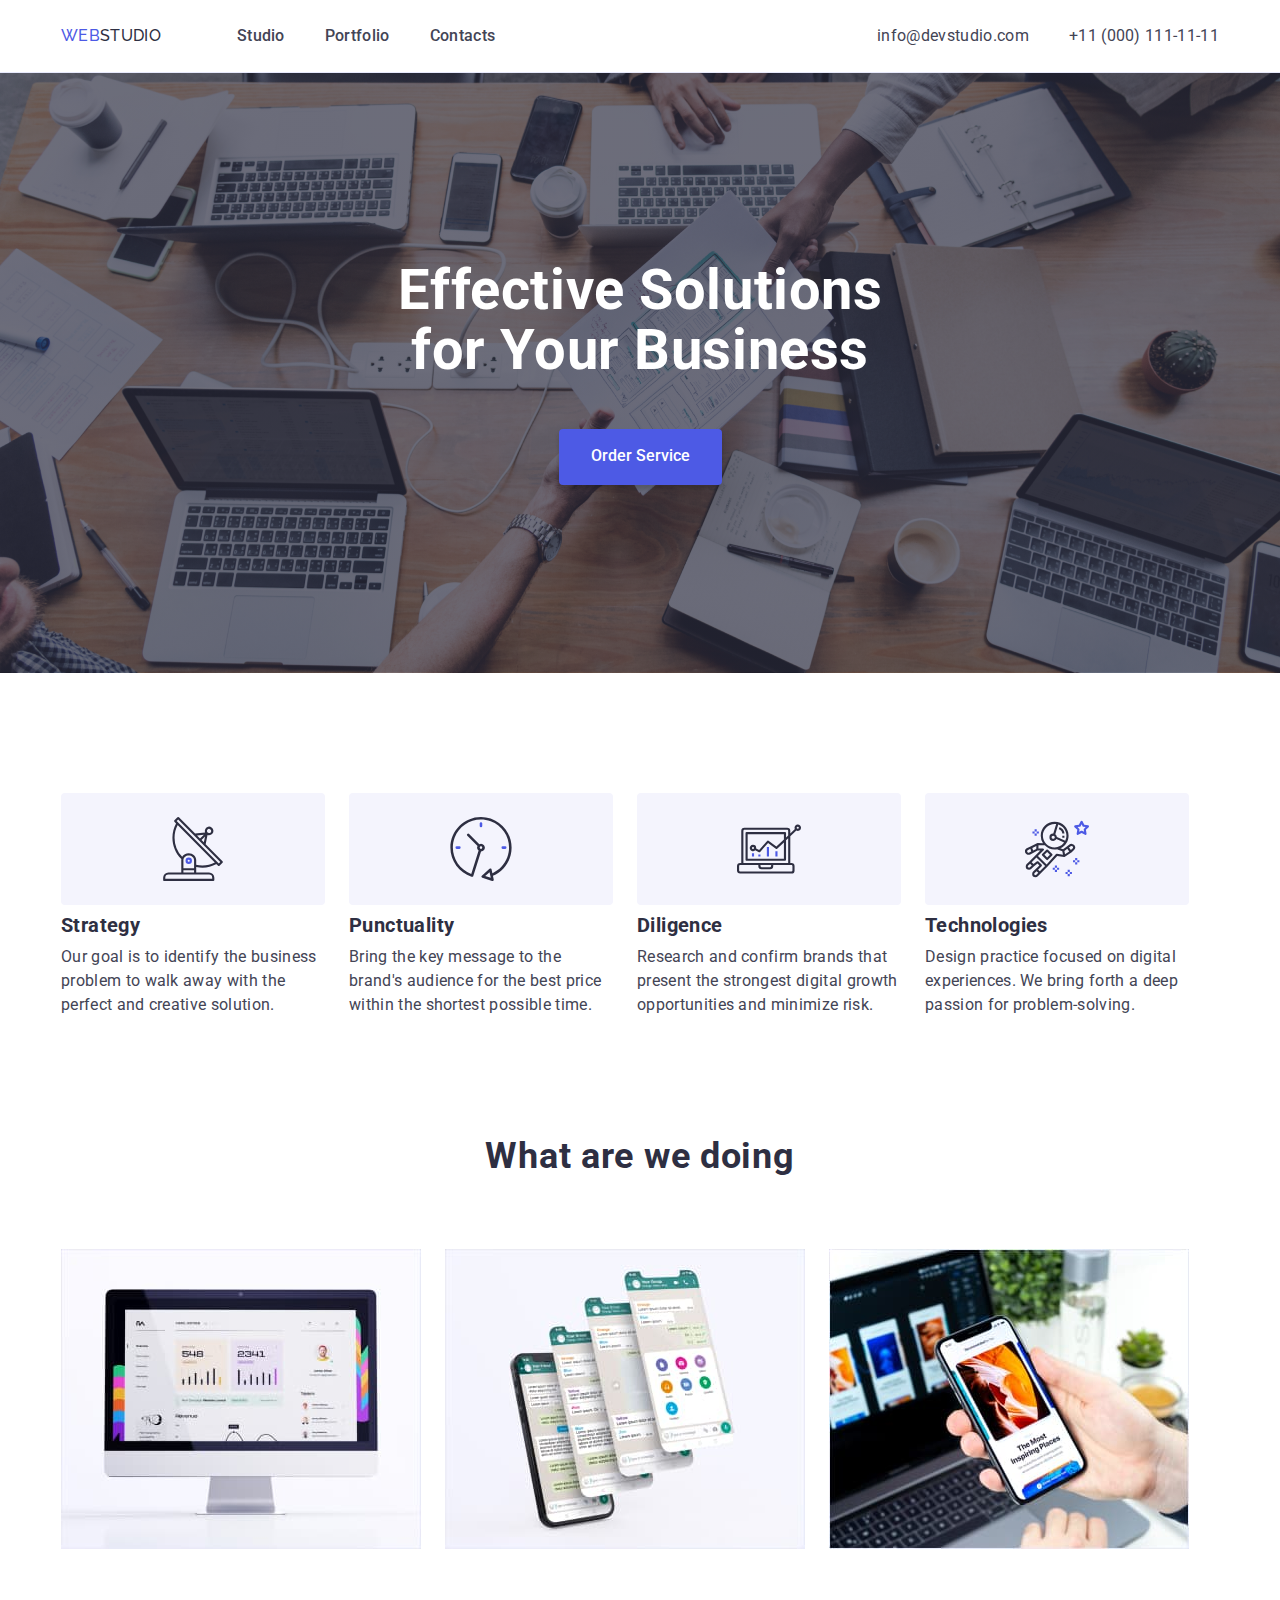
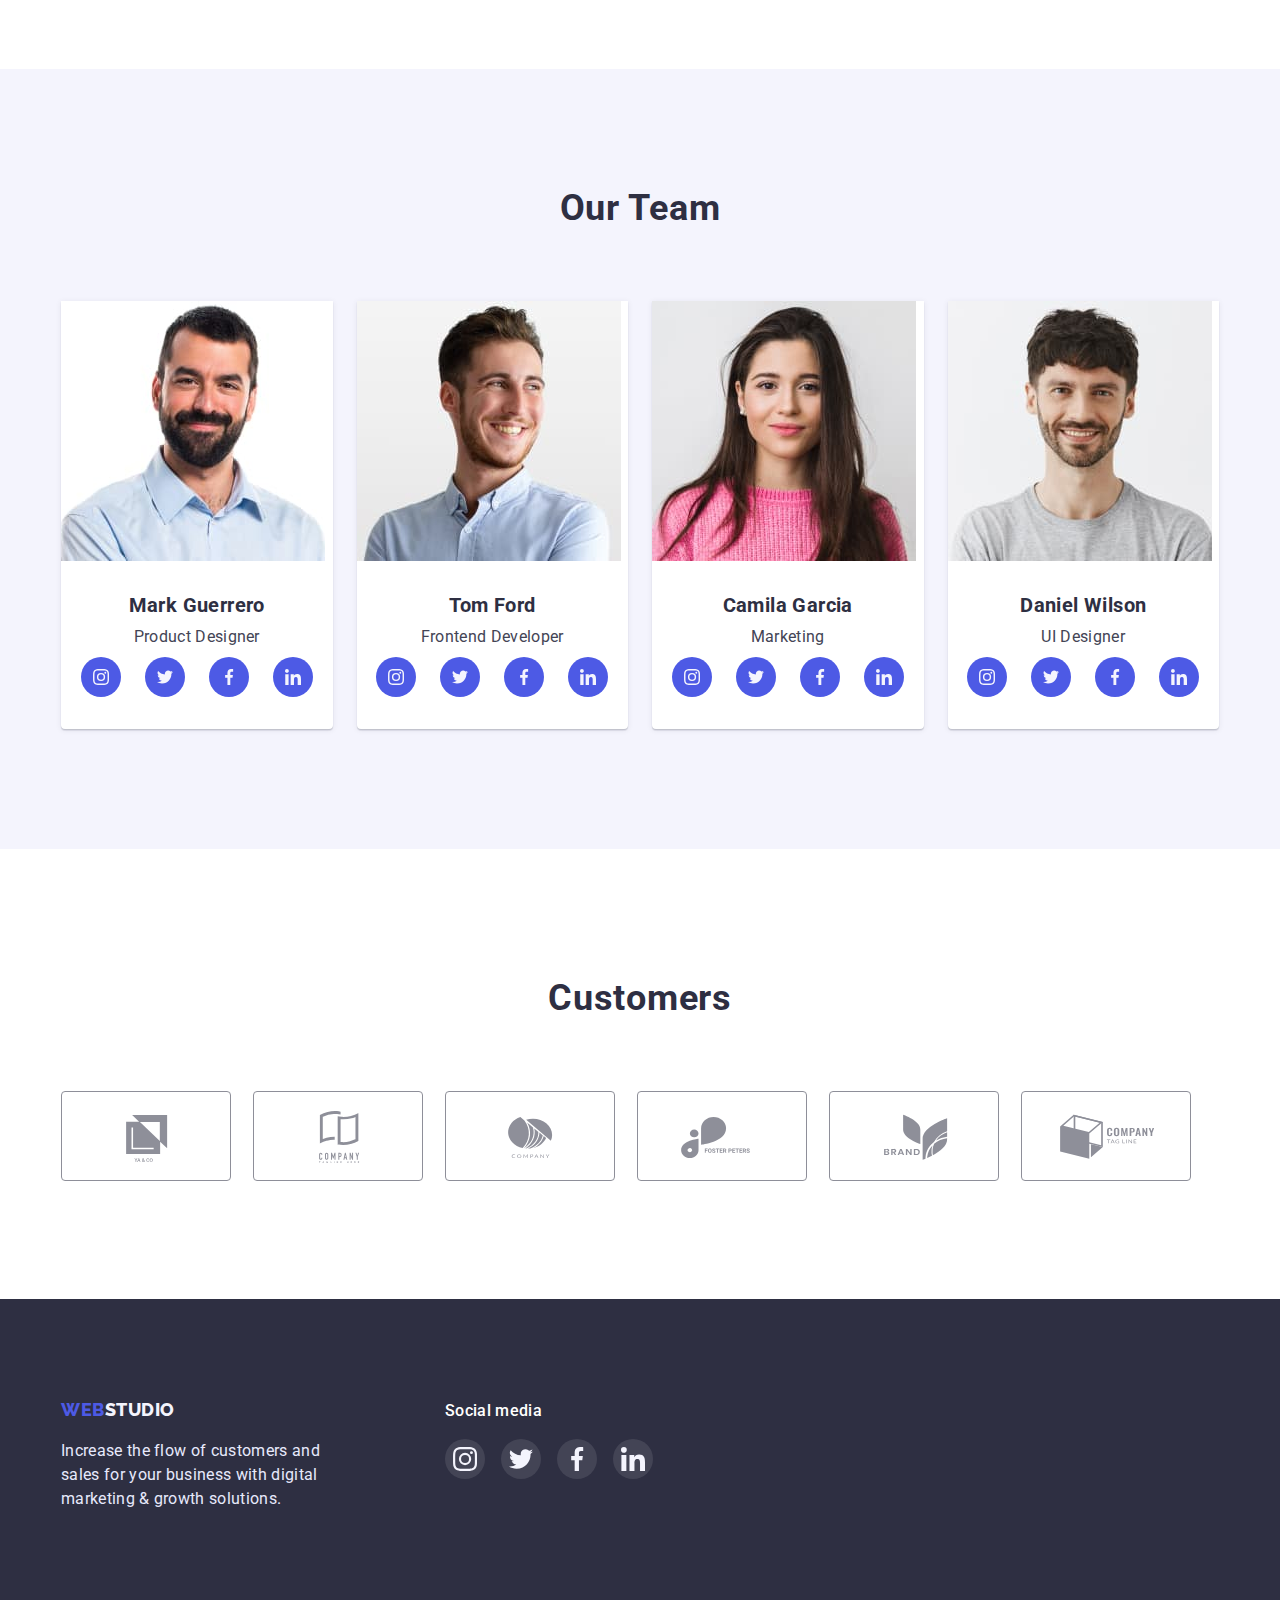
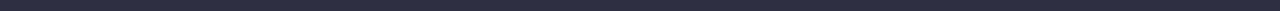
<file: index.html>
<!DOCTYPE html>
<html lang="en">
  <head>
    <meta charset="UTF-8" />
    <meta http-equiv="X-UA-Compatible" content="IE=edge" />
    <meta name="viewport" content="width=device-width, initial-scale=1.0" />
    <title>WebStudio</title>
    <link rel="stylesheet" href="https://cdnjs.cloudflare.com/ajax/libs/modern-normalize/1.1.0/modern-normalize.min.css" integrity="sha512-wpPYUAdjBVSE4KJnH1VR1HeZfpl1ub8YT/NKx4PuQ5NmX2tKuGu6U/JRp5y+Y8XG2tV+wKQpNHVUX03MfMFn9Q==" crossorigin="anonymous" referrerpolicy="no-referrer" />
    <link rel="stylesheet" href="./css/styles.css" />
    <link rel="preconnect" href="https://fonts.googleapis.com" />
    <link rel="preconnect" href="https://fonts.gstatic.com" crossorigin />
    <link
      href="https://fonts.googleapis.com/css2?family=Raleway:wght@800&family=Roboto:wght@400;500;700;900&display=swap"
      rel="stylesheet"
    />
  </head>
  <body>
    <header class="header">
      <div class="container header-container">
      <nav class="header-navigation">
        <a class="header-link logo link-no-decoration" href="/">
          <span class="header-logo">WEB</span>Studio</a
        >
        <ul class="header-list">
          <li class="header-item">
            <a class="header-link link" href="./index.html">Studio</a>
          </li>
          <li class="header-item">
            <a class="header-link link" href="./portfolio.html">Portfolio</a>
          </li>
          <li class="header-item">
            <a class="header-link link" href="./index.html">Contacts</a>
          </li>
        </ul>       
      </nav>
      <ul class="contact-list">
        <li class="header-mail">
          <a href="mailto:info@devstudio.com" class="link"
            >info@devstudio.com</a
          >
        </li>
        <li class="header-tel">
          <a href="tel:+110001111111" class="link">+11 (000) 111-11-11</a>
        </li>
      </ul>
    </div>
    </header>
    <main>
      <section class="sub-header">
        <div class="container">
        <h1 class="sub-header-text">Effective Solutions for Your Business</h1>
        <button type="button" class="btn btn-service">
          Order Service
        </button>
      </div>
      </section>
      <section class="section-wrapper">
        <div class="container">
        <h2 class="visually-hidden">Features</h2>
        <ul class="list">
          <li class="features-item">
            <div class="features-div">
            <svg class="icon" width="64" height="64"> 
              <use href="./img/icons.svg#icon-antenna"></use>
            </svg>
          </div>
            <h3 class="card-sub-header">Strategy</h3>
            <p class="features-paragraph">
              Our goal is to identify the business problem to walk away with the
              perfect and creative solution.
            </p>
          </li>
          <li class="features-item">
            <div class="features-div">
            <svg class="icon" width="64" height="64"> 
              <use href="./img/icons.svg#icon-clock"></use>
            </svg>
          </div>
          <h3 class="card-sub-header">Punctuality</h3>
          <p class="features-paragraph">
            Bring the key message to the brand's audience for the best price
            within the shortest possible time.
          </p>
          </li>
          <li class="features-item">
            <div class="features-div">
            <svg class="icon" width="64" height="64"> 
              <use href="./img/icons.svg#icon-diagram"></use>
            </svg>
          </div>
            <h3 class="card-sub-header">Diligence</h3>
            <p class="features-paragraph">
              Research and confirm brands that present the strongest digital
              growth opportunities and minimize risk.
            </p>
          </li>
          <li class="features-item">
            <div class="features-div">
            <svg class="icon" width="64" height="64"> 
              <use href="./img/icons.svg#icon-astronaut"></use>
            </svg>
          </div>
          <h3 class="card-sub-header">Technologies</h3>
            <p class="features-paragraph">
              Design practice focused on digital experiences. We bring forth a
              deep passion for problem-solving.
            </p>
          </li>
          </ul>
      </div>
      </section>
      <section class="what-we-are-doing-section">
        <div class="container">
        <h2 class="what-we-are-doing-title">What are we doing</h2>
        <ul class="list what-we-are-doing-list">
          <li class="what-we-are-doing-list-item">
            <img
              src="./img/web.jpg"
              alt="Web Version"
              width="360"
              height="300"
            />
          </li>
          <li class="what-we-are-doing-list-item">
            <img
              src="./img/mob.jpg"
              alt="Mobile Version"
              width="360"
              height="300"
            />
          </li>
          <li class="what-we-are-doing-list-item">
            <img
              src="./img/adaptive.jpg"
              alt="Adaptive"
              width="360"
              height="300"
            />
          </li>
        </ul>
      </div>
      </section>
      <section class="our-team-section">
        <div class="container">
        <h2 class="our-team-title">Our Team</h2>
        <ul class="list">
          <li class="our-team-list-item">
            <img
              src="./img/img1.jpg"
              alt="Specialist"
              width="264"
              height="260"
            />
            <div class="team-card">
            <h3 class="our-team-sub-header">Mark Guerrero</h3>
            <p class="our-team-paragraph">Product Designer</p>
            <ul class="social-list list">
              <li class="social-list-item">
                  <a href="" class="social-list-link">
                    <svg class="social-list-icon" width="16" height="16">
                      <use href="./img/icons.svg#icon-instagram"></use>
                      </svg>
                  </a>
              </li>
              <li class="social-list-item">
                  <a href="" class="social-list-link">
                    <svg class="social-list-icon" width="16" height="16">
                      <use href="./img/icons.svg#icon-twitter"></use>
                      </svg>
                  </a>
              </li>
              <li class="social-list-item">
                  <a href="" class="social-list-link">
                    <svg class="social-list-icon" width="16" height="16">
                      <use href="./img/icons.svg#icon-facebook"></use>
                      </svg>
                  </a>
              </li>
              <li class="social-list-item">
                  <a href="" class="social-list-link">
                    <svg class="social-list-icon" width="16" height="16">
                      <use href="./img/icons.svg#icon-linkedin"></use>
                      </svg>
                  </a>
              </li>
          </ul>
      </div>
  </li>
          <li class="our-team-list-item">
            <img
              src="./img/img2.jpg"
              alt="Specialist"
              width="264"
              height="260"
            />
            <div class="team-card">
            <h3 class="our-team-sub-header">Tom Ford</h3>
            <p class="our-team-paragraph">Frontend Developer</p>
            <ul class="social-list list">
              <li class="social-list-item">
                  <a href="" class="social-list-link">
                    <svg class="social-list-icon" width="16" height="16">
                      <use href="./img/icons.svg#icon-instagram"></use>
                      </svg>
                  </a>
              </li>
              <li class="social-list-item">
                  <a href="" class="social-list-link">
                    <svg class="social-list-icon" width="16" height="16">
                      <use href="./img/icons.svg#icon-twitter"></use>
                      </svg>
                  </a>
              </li>
              <li class="social-list-item">
                  <a href="" class="social-list-link">
                    <svg class="social-list-icon" width="16" height="16">
                      <use href="./img/icons.svg#icon-facebook"></use>
                      </svg>
                  </a>
              </li>
              <li class="social-list-item">
                  <a href="" class="social-list-link">
                    <svg class="social-list-icon" width="16" height="16">
                      <use href="./img/icons.svg#icon-linkedin"></use>
                      </svg>
                  </a>
              </li>
          </ul>
      </div>
  </li>
          <li class="our-team-list-item">
            <img
              src="./img/img3.jpg"
              alt="Specialist"
              width="264"
              height="260"
            />
          <div class="team-card">
            <h3 class="our-team-sub-header">Camila Garcia</h3>
            <p class="our-team-paragraph">Marketing</p>
            <ul class="social-list list">
              <li class="social-list-item">
                  <a href="" class="social-list-link">
                    <svg class="social-list-icon" width="16" height="16">
                      <use href="./img/icons.svg#icon-instagram"></use>
                      </svg>
                  </a>
              </li>
              <li class="social-list-item">
                  <a href="" class="social-list-link">
                    <svg class="social-list-icon" width="16" height="16">
                      <use href="./img/icons.svg#icon-twitter"></use>
                      </svg>
                  </a>
              </li>
              <li class="social-list-item">
                  <a href="" class="social-list-link">
                    <svg class="social-list-icon" width="16" height="16">
                      <use href="./img/icons.svg#icon-facebook"></use>
                      </svg>
                  </a>
              </li>
              <li class="social-list-item">
                  <a href="" class="social-list-link">
                    <svg class="social-list-icon" width="16" height="16">
                      <use href="./img/icons.svg#icon-linkedin"></use>
                      </svg>
                  </a>
              </li>
          </ul>
      </div>

          </li>
          <li class="our-team-list-item">
            <img
              src="./img/img4.jpg"
              alt="Specialist"
              width="264"
              height="260"
            />
            <div class="team-card">
            <h3 class="our-team-sub-header">Daniel Wilson</h3>
            <p class="our-team-paragraph">UI Designer</p>
            <ul class="social-list list">
              <li class="social-list-item">
                  <a href="" class="social-list-link">
                    <svg class="social-list-icon" width="16" height="16">
                      <use href="./img/icons.svg#icon-instagram"></use>
                      </svg>
                  </a>
              </li>
              <li class="social-list-item">
                  <a href="" class="social-list-link">
                    <svg class="social-list-icon" width="16" height="16">
                      <use href="./img/icons.svg#icon-twitter"></use>
                      </svg>
                  </a>
              </li>
              <li class="social-list-item">
                  <a href="" class="social-list-link">
                    <svg class="social-list-icon" width="16" height="16">
                      <use href="./img/icons.svg#icon-facebook"></use>
                      </svg>
                  </a>
              </li>
              <li class="social-list-item">
                  <a href="" class="social-list-link">
                    <svg class="social-list-icon" width="16" height="16">
                      <use href="./img/icons.svg#icon-linkedin"></use>
                      </svg>
                  </a>
              </li>
          </ul>
      </div>
          </li>
        </ul>
      </div> 
      </section>
      <section class="customers">
        <div class="container">
        <h2 class="customers-title">Customers</h2>
        <ul class="customers-list list">
          <li class="customers-item">
            <a href="" class="customers-link link">
              <svg class="customers-icon" width="168" height="88"> 
                <use href="./img/icons.svg#icon-Client1"></use>
              </svg>
            </a>
            </li>
            <li class="customers-item">
              <a href="" class="customers-link link">
                <svg class="customers-icon" width="168" height="88"> 
                  <use href="./img/icons.svg#icon-Client2"></use>
                </svg>
              </a>
              </li>
              <li class="customers-item">
                <a href="" class="customers-link link">
                  <svg class="customers-icon"width="168" height="88"> 
                    <use href="./img/icons.svg#icon-Client3"></use>
                  </svg>
                </a>
                </li>
                <li class="customers-item">
                  <a href="" class="customers-link link">
                    <svg class="customers-icon"width="168" height="88"> 
                      <use href="./img/icons.svg#icon-Client4"></use>
                    </svg>
                  </a>
                  </li>
                  <li class="customers-item">
                    <a href="" class="customers-link link">
                      <svg class="customers-icon" width="168" height="88"> 
                        <use href="./img/icons.svg#icon-Client5"></use>
                      </svg>
                    </a>
                    </li>
                    <li class="customers-item">
                      <a href="" class="customers-link link">
                        <svg class="customers-icon" width="168" height="88"> 
                          <use href="./img/icons.svg#icon-Client6"></use>
                        </svg>
                      </a>
                      </li>
                    </ul>
                  </div>
    </main>
    <footer class="footer-index">
      <div class="container">
        <div class="logo-text">
      <a class="footer-logo link-no-decoration" href="/">
        <span class="footer-logo-span">WEB</span>Studio</a
      >
      <p class="footer-text">
        Increase the flow of customers and sales for your business with digital
        marketing & growth solutions.
      </p>
    </div>
    <div class="footer-social">
      <h2 class="footer-social-title">Social media</h2>
      <ul class="footer-social-list list">
        <li class="footer-social-item">
          <a href="" class="footer-social-link link">
          <svg class="footer-social-icon" width="24" height="24"> 
            <use href="./img/icons.svg#icon-instagram"></use>
          </svg>
        </a>
        </li>
        <li class="footer-social-item">
          <a href="" class="footer-social-link link">
          <svg class="footer-social-icon" width="24" height="24"> 
            <use href="./img/icons.svg#icon-twitter"></use>
          </svg>
        </a>
        </li>
        <li class="footer-social-item">
          <a href="" class="footer-social-link link">
          <svg class="footer-social-icon" width="24" height="24"> 
            <use href="./img/icons.svg#icon-facebook"></use>
          </svg>
        </a>
        </li>
        <li class="footer-social-item">
          <a href="" class="footer-social-link link">
          <svg class="footer-social-icon" width="24" height="24"> 
            <use href="./img/icons.svg#icon-linkedin"></use>
          </svg>
        </a>
        </li>
      </ul>
    </div>
  </div>
    </footer>
  </body>
</html>
</file>
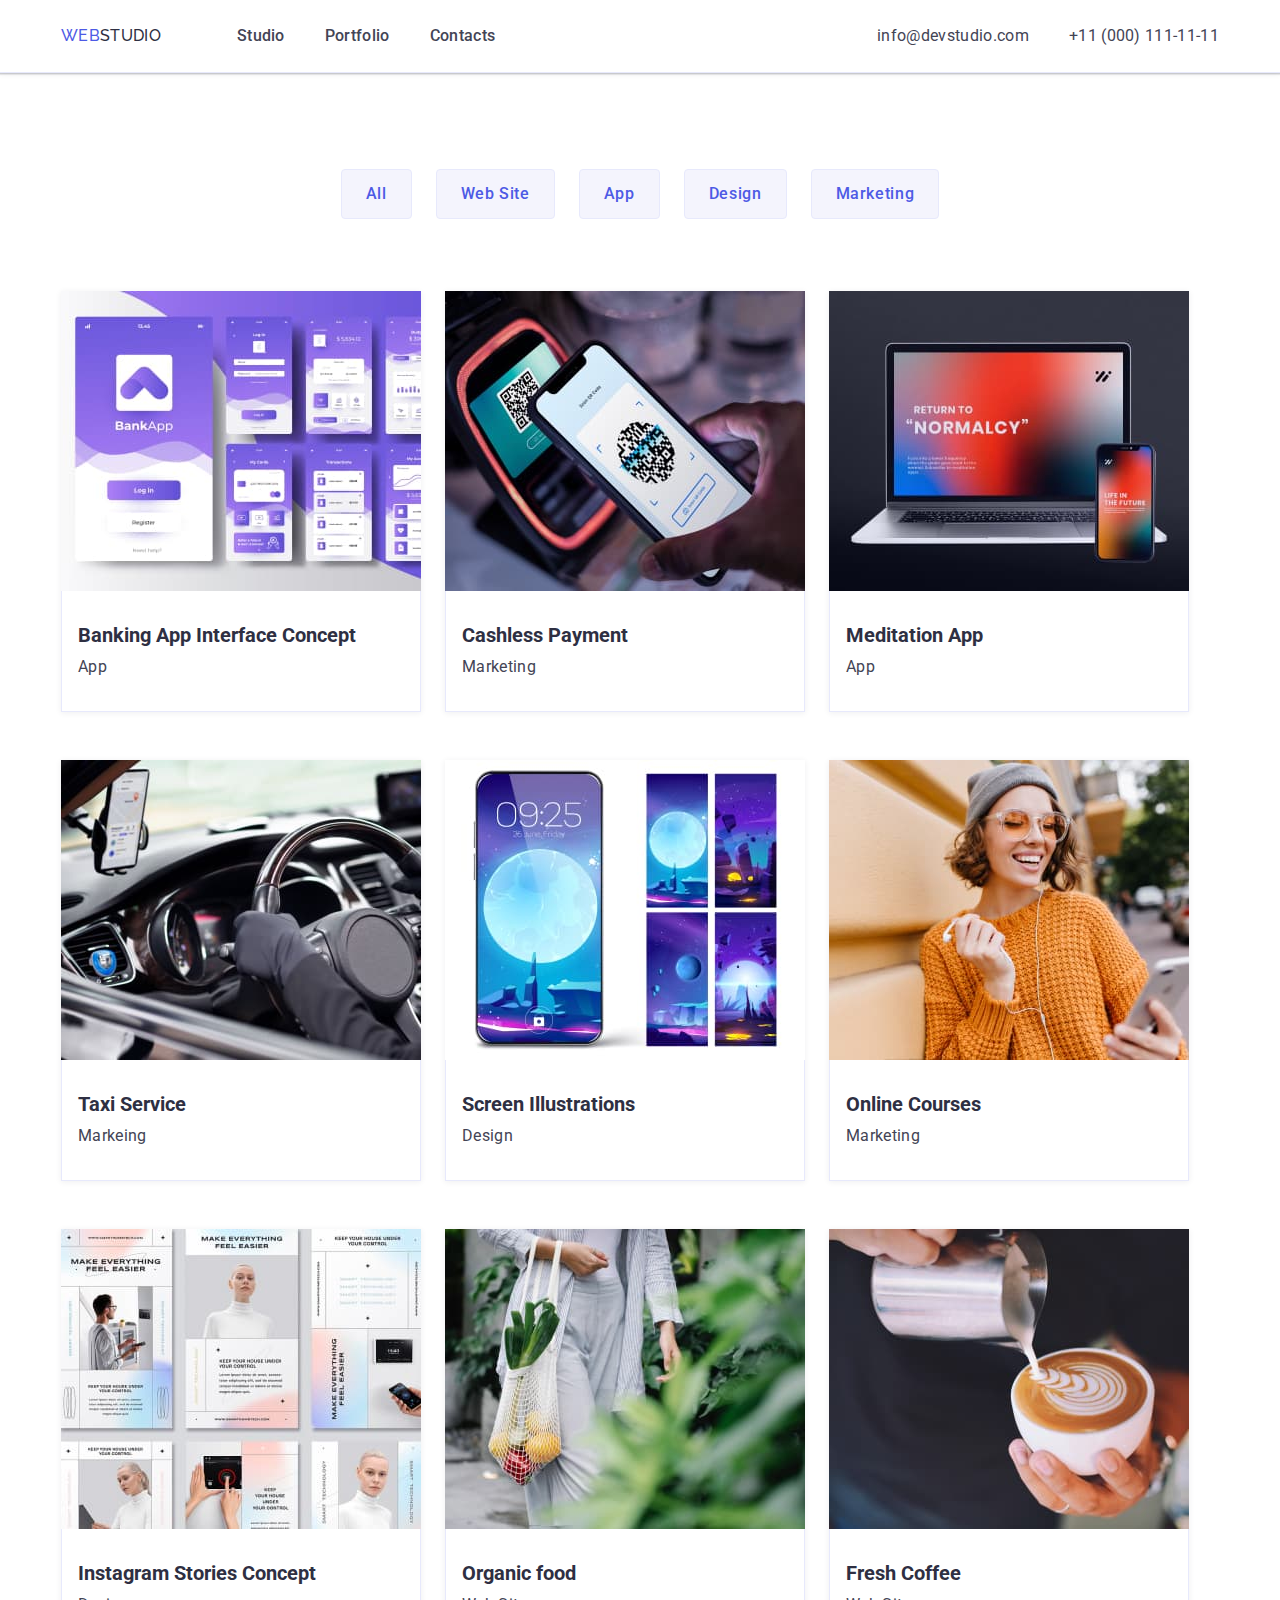
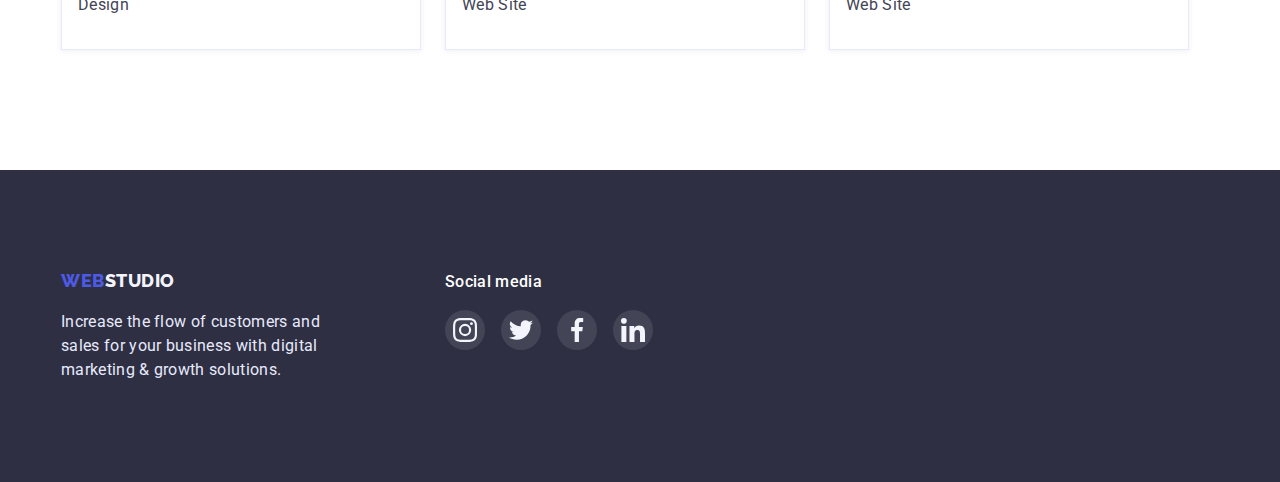
<file: portfolio.html>
<!DOCTYPE html>
<html lang="en">
  <head>
    <meta charset="UTF-8" />
    <meta http-equiv="X-UA-Compatible" content="IE=edge" />
    <meta name="viewport" content="width=device-width, initial-scale=1.0" />
    <title>WebStudio</title>
    <link rel="stylesheet" href="https://cdnjs.cloudflare.com/ajax/libs/modern-normalize/1.1.0/modern-normalize.min.css" integrity="sha512-wpPYUAdjBVSE4KJnH1VR1HeZfpl1ub8YT/NKx4PuQ5NmX2tKuGu6U/JRp5y+Y8XG2tV+wKQpNHVUX03MfMFn9Q==" crossorigin="anonymous" referrerpolicy="no-referrer" />
    <link rel="stylesheet" href="./css/styles.css" />
    <link rel="preconnect" href="https://fonts.googleapis.com" />
    <link rel="preconnect" href="https://fonts.gstatic.com" crossorigin />
    <link
      href="https://fonts.googleapis.com/css2?family=Raleway:wght@800&family=Roboto:wght@400;500;700;900&display=swap"
      rel="stylesheet"
    />
  </head>
  <body>
    <header class="header">
      <div class="container header-container">
      <nav class="header-navigation">
        <a class="header-link logo link-no-decoration" href="/">
          <span class="header-logo">WEB</span>Studio</a
        >
        <ul class="header-list">
          <li class="header-item">
            <a class="header-link link" href="./index.html">Studio</a>
          </li>
          <li class="header-item">
            <a class="header-link link" href="./portfolio.html">Portfolio</a>
          </li>
          <li class="header-item">
            <a class="header-link link" href="./index.html">Contacts</a>
          </li>
        </ul>
      </nav>
        <ul class="contact-list">
          <li class="header-mail">
            <a href="mailto:info@devstudio.com" class="link"
              >info@devstudio.com</a
            >
          </li>
          <li class="header-tel">
            <a href="tel:+110001111111" class="link">+11 (000) 111-11-11</a>
          </li>
        </ul>
    
    </div>
    </header>
    <main>
      <section class="portfolio-filter">
        <div class="container">
        <ul class="portfolio-filter-menu list">
          <li>
            <button type="button" class="btn btn-portfolio">All</button>
          </li>
          <li>
            <button type="button" class="btn btn-portfolio">Web Site</button>
          </li>
          <li>
            <button type="button" class="btn btn-portfolio">App</button>
          </li>
          <li>
            <button type="button" class="btn btn-portfolio">Design</button>
          </li>
          <li>
            <button type="button" class="btn btn-portfolio">Marketing</button>
          </li>
          </ul>
        <h1 class="visually-hidden">Portfolio</h1>
        <ul class="options list">
          <li class="project-card">
            <a href="#" class="options-link">
              <img
                src="./img/projectcard1.jpg"
                alt="Options"
                width="360"
                height="300"
              />
              <div class="projects-content">
              <h3 class="options-header">Banking App Interface Concept</h3>
              <p class="options-paragraph">App</p>
            </div>
            </a>          
          </li>
          <li class="project-card">
            <a href="#" class="options-link">
              <img
              src="./img/projectcard2.jpg"
              alt="Options"
              width="360"
              height="300"
            />
            <div class="projects-content">
            <h3 class="options-header">Cashless Payment</h3>
            <p class="options-paragraph">Marketing</p>
          </div>
            </a>
          </li>
          <li class="project-card">
            <a href="#" class="options-link">
              <img
              src="./img/projectcard3.jpg"
              alt="Options"
              width="360"
              height="300"
            />
            <div class="projects-content">
            <h3 class="options-header">Meditation App</h3>
            <p class="options-paragraph">App</p>
          </div>
            </a> 
          </li>
          <li class="project-card">
            <a href="#" class="options-link">
              <img
              src="./img/projectcard4.jpg"
              alt="Options"
              width="360"
              height="300"
            />
            <div class="projects-content">
            <h3 class="options-header">Taxi Service</h3>
            <p class="options-paragraph">Markeing</p>
          </div>
            </a>
          </li>
          <li class="project-card">
            <a href="#" class="options-link">            
              <img
              src="./img/projectcard5.jpg"
              alt="Options"
              width="360"
              height="300"
              />
              <div class="projects-content">
            <h3 class="options-header">Screen Illustrations</h3>
            <p class="options-paragraph">Design</p>
          </div>
            </a>
          </li>
          <li class="project-card">
            <a href="#" class="options-link">
              <img
              src="./img/projectcard6.jpg"
              alt="Options"
              width="360"
              height="300"
            />
            <div class="projects-content">
            <h3 class="options-header">Online Courses</h3>
            <p class="options-paragraph">Marketing</p>
          </div>
            </a>
          </li>
          <li class="project-card">
            <a href="#" class="options-link">
              <img
              src="./img/projectcard7.jpg"
              alt="Options"
              width="360"
              height="300"
            />
            <div class="projects-content">
            <h3 class="options-header">Instagram Stories Concept</h3>
            <p class="options-paragraph">Design</p>
          </div>
            </a>
          </li>
          <li class="project-card">
            <a href="#" class="options-link">
              <img
              src="./img/projectcard8.jpg"
              alt="Options"
              width="360"
              height="300"
            />
            <div class="projects-content">
            <h3 class="options-header">Organic food</h3>
            <p class="options-paragraph">Web Site</p>
          </div>
            </a>
          </li>
          <li class="project-card">
            <a href="#" class="options-link">
              <img
              src="./img/projectcard9.jpg"
              alt="Options"
              width="360"
              height="300"
            />
            <div class="projects-content">
            <h3 class="options-header">Fresh Coffee</h3>
            <p class="options-paragraph">Web Site</p> 
          </div>
            </a>
          </li>
        </ul>
      </div>
      </section>
    </main>
    <footer class="footer-index">
      <div class="container">
        <div class="logo-text">
      <a class="footer-logo link-no-decoration" href="/">
        <span class="footer-logo-span">WEB</span>Studio</a
      >
      <p class="footer-text">
        Increase the flow of customers and sales for your business with digital
        marketing & growth solutions.
      </p>
    </div>
    <div class="footer-social">
      <h2 class="footer-social-title">Social media</h2>
      <ul class="footer-social-list list">
        <li class="footer-social-item">
          <a href="" class="footer-social-link link">
          <svg class="footer-social-icon" width="24" height="24"> 
            <use href="./img/icons.svg#icon-instagram"></use>
          </svg>
        </a>
        </li>
        <li class="footer-social-item">
          <a href="" class="footer-social-link link">
          <svg class="footer-social-icon" width="24" height="24"> 
            <use href="./img/icons.svg#icon-twitter"></use>
          </svg>
        </a>
        </li>
        <li class="footer-social-item">
          <a href="" class="footer-social-link link">
          <svg class="footer-social-icon" width="24" height="24"> 
            <use href="./img/icons.svg#icon-facebook"></use>
          </svg>
        </a>
        </li>
        <li class="footer-social-item">
          <a href="" class="footer-social-link link">
          <svg class="footer-social-icon" width="24" height="24"> 
            <use href="./img/icons.svg#icon-linkedin"></use>
          </svg>
        </a>
        </li>
      </ul>
    </div>
  </div>
    </footer>
  </body>
</html>
</file>
<file: css/styles.css>
:root {
  --first-title-color: #ffffff;
  --list-item-color: #ffffff;
  --header-color: #4d5ae5;
  --subheader-color: #2e2f42;
  --text-color: #434455;
  --cloud-color: #f4f4fd;
  --slate-color: #434455;
  --another-color: #e7e9fc;
  --hover-color: #4D5AE5;
  --iris-color: #4D5AE5;
}

p,
h1,
h2,
h3,
h4,
h5,
h6 {
  margin: 0;
}
ul,
ol {
  margin: 0;
  padding-left: 0;
}

body {
  font-family: "Roboto", sans-serif;
  background: var(--first-title-color);
  line-height: 1.5;
  margin: 0;
}

.header {
  padding-top: 24px;
  padding-bottom: 24px;
  border-bottom: 1px solid var(--another-color);
  box-sizing: border-box;
  box-shadow:  0px 2px 1px rgba(46, 47, 66, 0.08), 0px 1px 1px rgba(46, 47, 66, 0.16), 0px 1px 6px rgba(46, 47, 66, 0.08);
}

.header > .container {
  display: flex;
  align-items: center; 
}

.header-logo {
  color: var(--header-color);
  
}

.header-navigation {
display: flex;
align-items: center;
}

.logo {

    font-family: "Raleway", sans-serif;
    font-style: normal;
    font-weight: 800;
    font-size: 18px;
    line-height: 1.33;
    letter-spacing: 0.03em;
    text-transform: uppercase;
    color: var(--subheader-color);
    margin-right: 76px;
  }


.sub-header {
  background: var(--subheader-color);
  padding-top: 188px;
  padding-bottom: 188px;
  max-width: 1440px;
  margin: 0 auto;
  text-align: center;
  background-image: linear-gradient( 
    rgba(46, 47, 66, 0.7),  
    rgba(46, 47, 66, 0.7)),
     url(../img/hero-bg.jpg);
  background-repeat: no-repeat;
  background-position: center;
  background-size: cover;
}

.sub-header-text {
  font-family: 'Roboto', sans-serif;
  font-style: normal;
  font-weight: 700;
  font-size: 56px;
  line-height: 1.07;
  text-align: center;
  letter-spacing: 0.01em;
  color: var(--first-title-color);
  margin-bottom: 48px;
  margin-left: auto;
  margin-right: auto;
  width: 553px;
}

.header-list {
  list-style: none;
  align-items: center;
  display: flex;
  margin-left: auto;
  gap: 40px;
}

.contact-list {
  list-style: none;
  align-items: center;
  display: flex;
  margin-left: auto;
  gap: 40px;
}

.header-item {
  display: flex;
  gap: 40px;
}

.header-link {
  font-weight: 500;
  font-size: 16px;
  line-height: 1.5;
  letter-spacing: 0.02em;
  color: var(--subheader-color);
  text-decoration: none;
  
}

.header-mail {
  font-size: 16px;
  line-height: 1.5;
  letter-spacing: 0.02em;
  color: var(--slate-color);
  display: flex;
}

.header-tel {

  font-family: inherit;
  font-weight: 400;
  font-size: 16px;
  line-height: 1.5;
  letter-spacing: 0.02em;
  color: var(--slate-color);
  display: flex;
}

.btn {
  font-family: "Roboto", sans-serif;
  background: var(--header-color);
  border-radius: 4px;
  border: none;
  padding: 16px 32px;
}

.btn:hover,
.btn:focus {
   
}

.btn-service {
  cursor: pointer;
  font-weight: 500;
  font-size: 16px;
  line-height: 1.18;
  color: var(--first-title-color);
  height: 56px;
  background: #4D5AE5;
  box-shadow: 0px 4px 4px rgba(0, 0, 0, 0.15);
  border-radius: 4px;
  margin: 0 auto;
}

.btn-service:hover {
  background: #404BBF;
}

.btn-portfolio {
  background: var(--cloud-color);
  border: 1px solid var(--another-color);
  padding: 12px 24px;
  font-weight: 500;
  font-size: 16px;
  line-height: 1.5;
  letter-spacing: 0.04em;
  color: var(--iris-color);
  cursor: pointer;
  border-radius: 4px;
  display: flex;
}

.btn-portfolio:hover,
.btn-portfolio:focus  {
  background: var(--iris-color);
  color: var(--first-title-color);
  border-color: transparent;
  box-shadow: 0px 3px 1px rgba(0, 0, 0, 0.1), 0px 2px 1px rgba(0, 0, 0, 0.08), 0px 2px 2px rgba(0, 0, 0, 0.12);
  border-radius: 4px;
}

.what-we-are-doing-title {
   text-align: center;
    font-family: "Roboto", sans-serif;
    font-weight: 700;
    font-size: 36px;
    line-height: 1.11;
    letter-spacing: 0.02em;
    color: var(--subheader-color);
}

.what-we-are-doing-list {
  margin-top: 72px;
}

.what-we-are-doing-list-item {
}

.our-team-title {
  text-align: center;
  font-family: "Roboto", sans-serif;
  font-weight: 700;
  font-size: 36px;
  line-height: 1.11;
  letter-spacing: 0.02em;
  color: var(--subheader-color);
  margin-bottom: 72px;
}



.list {
  list-style: none;
  align-items: center;
  display: flex;
  margin-left: auto;
  gap: 24px;
}

.link {
  text-decoration: none;
  color: var(--text-color);
}

.link:hover,
.link:focus {
    color: var(--hover-color)
}


.header-link:hover,
.header-link:focus {
    color: var(--hover-color)
}



.our-team {
  
}

.team-card{
  padding: 32px 16px;
  justify-content: center;
  align-items: center;
  text-align: center;

}

.team-card>h3{
  margin-bottom: 8px;
}

.team-card>p{
  margin-bottom: 8px;
}

.our-team-section {
  background-color: var(--cloud-color);  
  padding-top: 120px;  
  padding-bottom: 120px;
}

.our-team-list-item {
  background-color: var(--list-item-color);
  width: calc((100% - 72px) / 4 );
  box-shadow: 0px 1px 6px rgba(46, 47, 66, 0.08), 0px 1px 1px rgba(46, 47, 66, 0.16), 0px 2px 1px rgba(46, 47, 66, 0.08);
  border-radius: 0px 0px 4px 4px;
}

.our-team-sub-header {
  margin: 0;
  margin-bottom: 8px;
  font-weight: 700;
  font-size: 20px;
  line-height: 1.2;
  letter-spacing: 0.02em;
  color: var(--subheader-color);
  text-align: center;
}

.our-team-paragraph {
  font-size: 16px;
  line-height: 1.5;
  text-align: center;
  letter-spacing: 0.02em;
  color: var(--slate-color);

}

.social-list-link {
  width: 100%;
  height: 100%;
  background-color: #4D5AE5;
  border-radius: 50%;
  display: flex;
  align-items: center;
  justify-content: center;
}

.social-list-item {
  width: 40px;
  height: 40px;
}

.social-list-icon {
  fill: #F4F4FD;
}

.social-list {
  display: flex;
  justify-content: center;
  margin-top: 8px;
  gap: 24px;
}

.social-list-link:hover,
.social-list-link:focus {
  background-color: #404bbf;
}

.options-link {
  display: block;
  color: var(--first-title-color);
  text-decoration: none;
  box-shadow: 0px 1px 6px rgba(46, 47, 66, 0.08);
}

.options-link:hover {
box-shadow: 0px 1px 6px rgba(46, 47, 66, 0.08), 0px 1px 1px rgba(46, 47, 66, 0.16), 0px 2px 1px rgba(46, 47, 66, 0.08);
}


.features li {
  float: left;
}

.card-sub-header {
  
  font-weight: 700;
  font-size: 20px;
  line-height: 1.2;
  letter-spacing: 0.02em;
  color: var(--subheader-color);
}

.features-paragraph {
  font-size: 16px;
  line-height: 1.5;
  letter-spacing: 0.02em;
  color: var(--slate-color);
  width: 264px;
  margin-top: 8px;
}

.link-no-decoration {
  text-decoration: none;
}

.features-div {

 height: 112px;
 background-color: #F4F4FD;
 border-radius: 4px;
 display: flex;
 align-items: center;
 justify-content: center;
 margin-bottom: 8px;
 
}
 
.features-item {

}


.section-wrapper {
  padding-top: 120px;
}

.what-we-are-doing-section {
  padding-bottom: 120px;
  padding-top: 120px;
}

.portfolio-filter-menu {
  display: flex;
  justify-content: center;
  gap: 24px;
  margin-bottom: 72px;
}

.options {
  display: flex;
  flex-wrap: wrap;
  row-gap: 48px;
  column-gap: 24px;
}

.options-header {
  font-weight: 700;
  font-size: 20px;
  line-height: 1.2;
  color: var(--subheader-color);
}

.options-paragraph {
  margin-top: 8px;
  font-weight: 400;
  font-size: 16px;
  line-height: 1.5;
  letter-spacing: 0.02em;
  color: var(--slate-color);
}

.projects-content {
  padding: 32px 0;
  border-bottom: 1px solid var(--another-color);
  border-left: 1px solid var(--another-color);
  border-right: 1px solid var(--another-color);
  padding-left: 16px;
  padding-right: 16px;
}

.project-card:hover {
  
}


.visually-hidden { 
  position: absolute; 
  white-space: nowrap; 
  width: 1px; 
  height: 1px; 
  overflow: hidden; 
  border: 0; 
  padding: 0; 
  clip: rect(0 0 0 0); 
  clip-path: inset(50%);
  margin: -1px;
}

.container {
  width: 1158px;
  margin: 0 auto;
  padding-left: 15px;
  padding-right: 15px;
}

img {
  display: block;
}


.portfolio-filter {
  padding-top: 96px;
  padding-bottom: 120px;
}

.customers {
  padding-top: 130px;
  padding-bottom: 120px;
}

.customers-title {
  text-align: center;
  font-family: "Roboto", sans-serif;
  font-weight: 700;
  font-size: 36px;
  line-height: 1.11;
  letter-spacing: 0.02em;
  color: var(--subheader-color);
  margin-bottom: 72px;
}


.customers-list {
  display: flex;
  gap: 24px;
}

.customers-item {

    width: 168px;
    height: 88px;
    
}

.customers-link {
  width: 100%;
  height: 100%;
  border-radius: 4px;
display: flex;
align-items: center;
justify-content: center;
fill: #8E8F99;
border: 1px solid #8E8F99;
border-radius: 4px;
}

.customers-icon {
  fill: #8E8F99;
}

.customers-link :hover,
.customers-link :focus {
  border-color: #404BBF;
}

.customers-link:hover .customers-icon,
.customers-link:focus .customers-icon {
  fill: #404BBF;
}

.footer-index {
  top: 2283px;
}

.logo-text {
margin-right: 120px;
}

.footer-text {
  font-size: 16px;
  line-height: 1.5;
  letter-spacing: 0.02em;
  color: var(--another-color);
  width: 264px;
  margin-top: 16px;
  
}

.footer-logo {
  font-family: "Raleway", sans-serif;
  font-style: normal;
  font-weight: 800;
  font-size: 18px;
  line-height: 1.16;
  letter-spacing: 0.03em;
  text-transform: uppercase;
  color: var(--cloud-color);
  
}

.footer-logo-span {
  color: var(--header-color);
  
}

footer {
  background: var(--subheader-color);
  padding-top: 100px;
  padding-bottom: 100px;
}

.footer-social {
  width: 208px;
  height: 80px;
  
}


.footer-social-title {
  font-weight: 500;
  font-size: 16px;
  line-height: 1.5;
  letter-spacing: 0.02em;
  color: var(--first-title-color);
  margin-bottom: 16px;
}

.footer-social-list {
  display: flex;
  justify-content: center;
  align-items: center;
  gap: 16px;
  margin-top: 16px;
}

.footer-social-item {
  width: 40px;
  height: 40px;
}

.footer-social-link {
  display: flex;
  
  width: 100%;
  height: 100%;
  border-radius: 50%;
  background-color: rgba(255, 255, 255, 0.1);
  align-items: center;
  justify-content: center;
}

.footer-social-link:hover,
.footer-social-link:focus {
    background-color:#31D0AA;
}

.footer-index > .container {
  display: flex;
}
</file>
